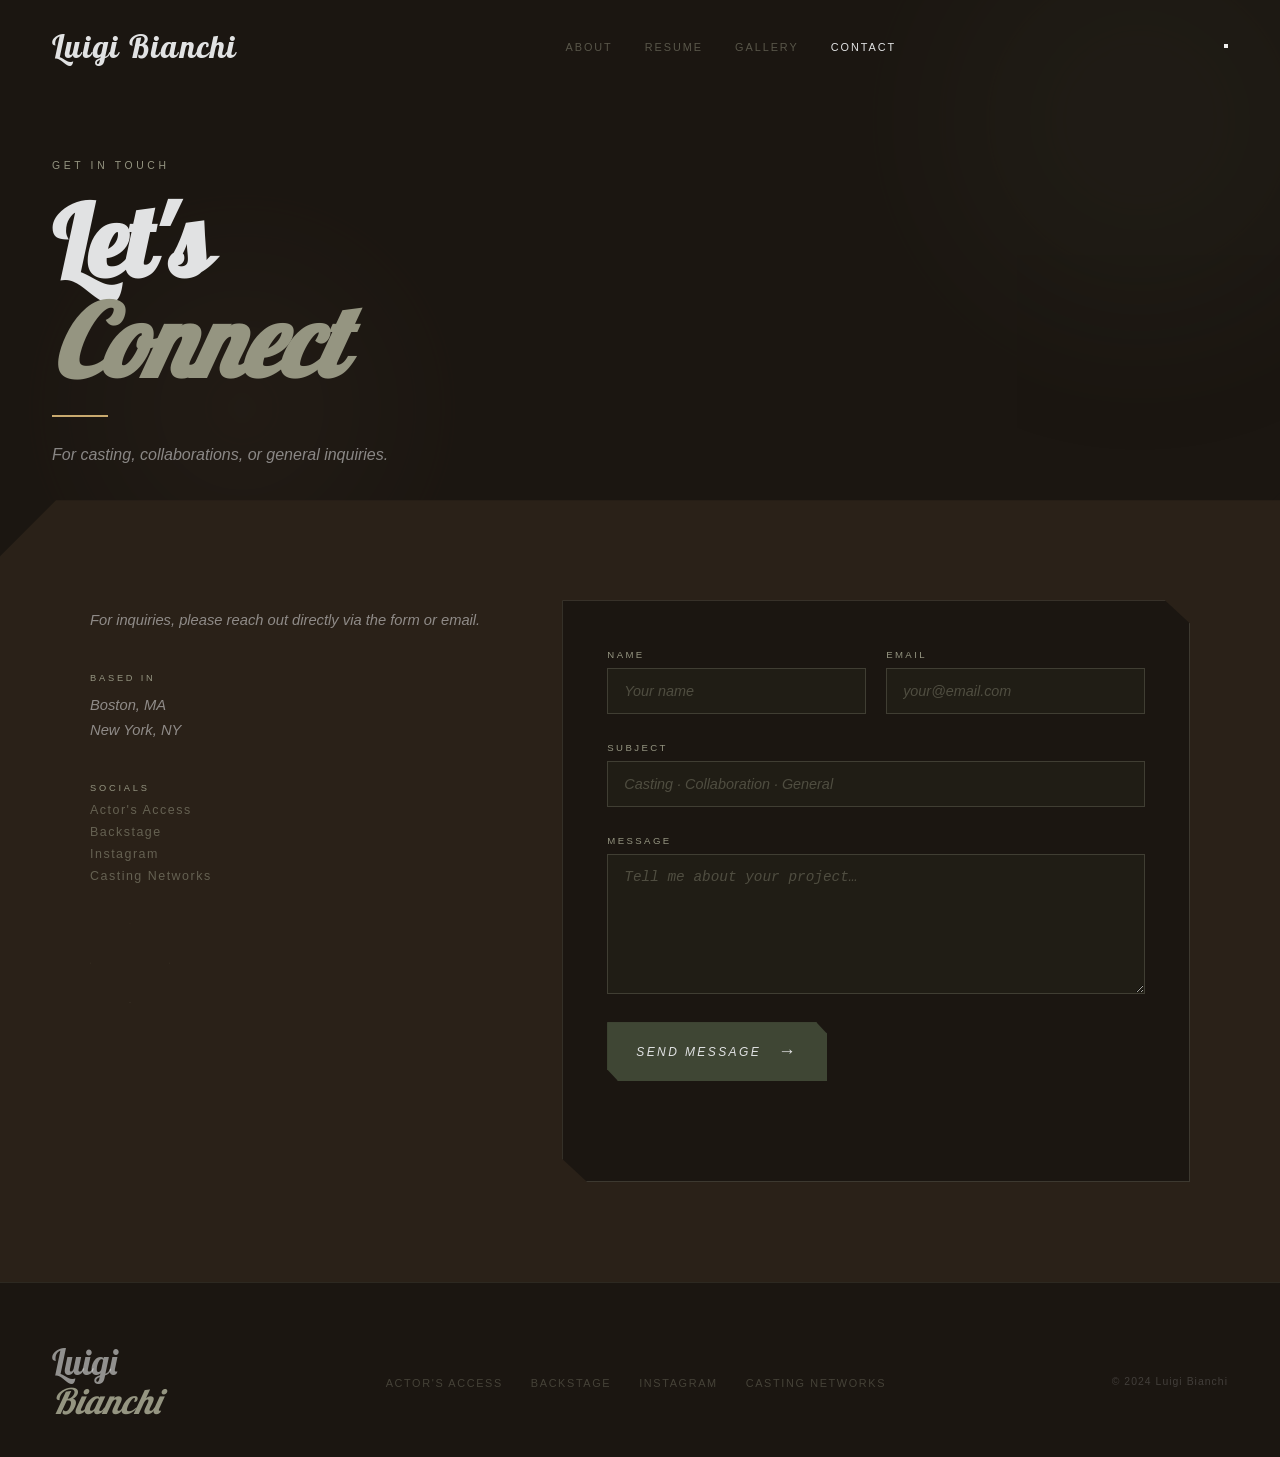
<file: contact.html>
<!DOCTYPE html>
<html lang="en">
<head>
  <meta charset="UTF-8"/>
  <meta name="viewport" content="width=device-width, initial-scale=1.0"/>
  <title>Contact — Luigi Bianchi</title>
  <link rel="preconnect" href="https://fonts.googleapis.com">
  <style>
    @import url('https://fonts.googleapis.com/css2?family=Lobster&family=Playfair+Display:ital,wght@0,400..900;1,400..900&display=swap');
  </style>
  <link rel="stylesheet" href="css/contact.css"/>
</head>
<body>

<!-- NAV -->
<nav id="navbar">
  <span class="brand">Luigi Bianchi</span>

  <ul class="nav-links" id="nav-menu">
    <li><a href="/index.html">About</a></li>
    <li><a href="src/lbresume.pdf">Resume</a></li>
    <li><a href="/gallery.html">Gallery</a></li>
    <li><a href="/contact.html" class="nav-active">Contact</a></li>
  </ul>

  <button class="nav-toggle" id="nav-toggle" aria-label="Open navigation menu" aria-expanded="false" aria-controls="nav-menu">
    <span></span>
    <span></span>
    <span></span>
  </button>
</nav>

<!-- HEADER -->
<div id="contact-header-portal">
  <div class="orb orb-1"></div>
  <div class="orb orb-2"></div>
  <div class="contact-header-inner">
    <span class="eyebrow">Get In Touch</span>
    <h1 class="contact-title">Let's<br/><em>Connect</em></h1>
    <div class="title-rule"></div>
    <p class="contact-subtitle">For casting, collaborations, or general inquiries.</p>
  </div>
</div>

<!-- CONTACT FORM PORTAL -->
<div id="contact-form-portal">
  <div class="contact-grid">

    <!-- LEFT: info -->
    <div class="contact-info">
      <div class="info-block reveal">
        <p class="info-text">For inquiries, please reach out directly via the form or email.</p>
      </div>
      <div class="info-block reveal">
        <span class="info-label">Based In</span>
        <p class="info-text">Boston, MA</p>
        <p class="info-text">New York, NY</p>
      </div>
      <div class="info-block reveal">
        <span class="info-label">Socials</span>
        <div class="social-links">
          <a class="social-link" href="https://resumes.actorsaccess.com/luigibianchi">Actor's Access</a>
          <a class="social-link" href="https://www.backstage.com/tal/luigi-bianchi/">Backstage</a>
          <a class="social-link" href="https://www.instagram.com/ctm.luigi/">Instagram</a>
          <a class="social-link" href="https://app.castingnetworks.com/talent/profile/250967826">Casting Networks</a>
        </div>
      </div>
      <div class="geo-accent"></div>
    </div>

    <!-- RIGHT: form -->
    <div class="contact-form-wrap reveal">
      <form
        action="https://formspree.io/f/maqaodqa"
        method="POST"
        class="contact-form"
        id="contact-form"
      >
        <div class="form-row">
          <div class="form-group">
            <label for="name">Name</label>
            <input type="text" id="name" name="name" placeholder="Your name" required />
          </div>
          <div class="form-group">
            <label for="email">Email</label>
            <input type="email" id="email" name="email" placeholder="your@email.com" required />
          </div>
        </div>

        <div class="form-group">
          <label for="subject">Subject</label>
          <input type="text" id="subject" name="subject" placeholder="Casting · Collaboration · General" />
        </div>

        <div class="form-group">
          <label for="message">Message</label>
          <textarea id="message" name="message" rows="6" placeholder="Tell me about your project…" required></textarea>
        </div>

        <!-- Honeypot for spam -->
        <input type="text" name="_gotcha" style="display:none"/>

        <button type="submit" class="submit-btn">
          <span class="submit-label">Send Message</span>
          <span class="submit-arrow">→</span>
        </button>

        <div class="form-status" id="form-status" aria-live="polite"></div>
      </form>
    </div>

  </div>
</div>

<!-- FOOTER -->
<footer id="footer-portal">
  <div class="footer-inner">
    <div class="footer-name">Luigi<br/><em>Bianchi</em></div>
    <ul class="footer-links">
      <li><a href="https://resumes.actorsaccess.com/luigibianchi">Actor's Access</a></li>
      <li><a href="https://www.backstage.com/tal/luigi-bianchi/">Backstage</a></li>
      <li><a href="https://www.instagram.com/ctm.luigi/">Instagram</a></li>
      <li><a href="https://app.castingnetworks.com/talent/profile/250967826">Casting Networks</a></li>
    </ul>
    <div class="footer-copy">© 2024 Luigi Bianchi</div>
  </div>
</footer>

<script src="js/nav.js"></script>
<script>
  // Scroll reveal
  const obs = new IntersectionObserver(entries => {
    entries.forEach(e => {
      if (e.isIntersecting) { e.target.classList.add('visible'); obs.unobserve(e.target); }
    });
  }, { threshold: 0.1 });
  document.querySelectorAll('.reveal').forEach(el => obs.observe(el));

  // Formspree AJAX
  const form   = document.getElementById('contact-form');
  const status = document.getElementById('form-status');

  if (form) {
    form.addEventListener('submit', async (e) => {
      e.preventDefault();
      const btn = form.querySelector('.submit-btn');
      btn.disabled = true;
      btn.querySelector('.submit-label').textContent = 'Sending…';

      try {
        const res = await fetch(form.action, {
          method: 'POST',
          body:   new FormData(form),
          headers: { 'Accept': 'application/json' }
        });

        if (res.ok) {
          status.className = 'form-status success';
          status.textContent = 'Message sent — I\'ll be in touch soon.';
          form.reset();
        } else {
          throw new Error();
        }
      } catch {
        status.className = 'form-status error';
        status.textContent = 'Something went wrong. Please try again or email directly.';
      } finally {
        btn.disabled = false;
        btn.querySelector('.submit-label').textContent = 'Send Message';
      }
    });
  }
</script>
</body>
</html>
</file>
<file: css/contact.css>
@import url('https://fonts.googleapis.com/css2?family=Lobster:ital,wght@0,400..900;1,400..900&display=swap');

/* ── Variables ────────────────────────────────────────── */
:root {
  --ink:        #1B1611;
  --ink-soft:   #2a2118;
  --forest:     #3F4634;
  --moss:       #413324;
  --sage:       #584738;
  --fern:       #959581;
  --mist:       #c2c3be;
  --cream:      #E1E2E3;
  --gold:       #C8A96E;

  --text-main:  #E1E2E3;
  --text-muted: rgba(225, 226, 227, 0.55);
  --text-dim:   rgba(149, 149, 129, 0.4);
  --border:     rgba(149, 149, 129, 0.15);
  --border-mid: rgba(149, 149, 129, 0.28);
}

/* ── Reset ────────────────────────────────────────────── */
*, *::before, *::after { box-sizing: border-box; margin: 0; padding: 0; }
html { scroll-behavior: smooth; }

body {
  font-weight: 400;
  background:  var(--ink);
  color:       var(--text-main);
  overflow-x:  hidden;
  font-family: Arial, Helvetica, sans-serif;
}

/* ── NAV ──────────────────────────────────────────────── */
#navbar {
  position:        fixed;
  top: 0; left: 0; right: 0;
  z-index:         100;
  display:         flex;
  align-items:     center;
  justify-content: space-between;
  padding:         26px 52px;
  transition:      all 0.4s;
}
#navbar.solid {
  background:      rgba(27, 22, 17, 0.95);
  backdrop-filter: blur(14px);
  padding:         16px 52px;
  border-bottom:   1px solid var(--border);
}
.brand {
  font-family:    'Lobster', serif;
  font-size:      2rem;
  color:          var(--cream);
  letter-spacing: 0.04em;
  text-decoration: none;
}
.nav-links { display: flex; gap: 32px; list-style: none; }
.nav-links a {
  font-size:       0.68rem;
  letter-spacing:  0.18em;
  text-transform:  uppercase;
  color:           rgba(149, 149, 129, 0.5);
  text-decoration: none;
  transition:      color 0.3s;
}
.nav-links a:hover,
.nav-links a.nav-active { color: var(--cream); }

/* ── ORBs ─────────────────────────────────────────────── */
.orb {
  position:       absolute;
  border-radius:  50%;
  pointer-events: none;
  filter:         blur(80px);
  opacity:        0.12;
}
.orb-1 { width: 400px; height: 400px; background: #3F4634; top: -80px; right: -60px; }
.orb-2 { width: 280px; height: 280px; background: #584738; bottom: 0;  left: 8%; }

/* ── CONTACT HEADER ───────────────────────────────────── */
#contact-header-portal {
  position:    relative;
  padding:     160px 52px 80px;
  background:  var(--ink);
  overflow:    hidden;
  clip-path:   polygon(0 0, 100% 0, 100% calc(100% - 56px), calc(100% - 56px) 100%, 0 100%);
  margin-bottom: -48px;
}

.contact-header-inner {
  position:  relative;
  z-index:   1;
  max-width: 700px;
}

.eyebrow {
  display:        block;
  font-size:      0.65rem;
  letter-spacing: 0.35em;
  text-transform: uppercase;
  color:          var(--fern);
  margin-bottom:  20px;
}

.contact-title {
  font-family:    'Lobster', serif;
  font-size:      clamp(52px, 8vw, 100px);
  line-height:    1.0;
  color:          var(--cream);
  letter-spacing: -0.01em;
}
.contact-title em { color: var(--fern); font-style: italic; }

.title-rule {
  width:      56px;
  height:     2px;
  background: var(--gold);
  margin:     24px 0;
}

.contact-subtitle {
  font-size:   1rem;
  font-style:  italic;
  color:       var(--text-muted);
  line-height: 1.7;
}

/* ── FORM PORTAL ──────────────────────────────────────── */
#contact-form-portal {
  background:  var(--ink-soft);
  padding:     100px 52px 100px;
  position:    relative;
  clip-path:   polygon(56px 0, 100% 0, 100% 100%, 0 100%, 0 56px);
}

.contact-grid {
  display:               grid;
  grid-template-columns: 1fr 1.6fr;
  gap:                   80px;
  align-items:           start;
  max-width:             1100px;
  margin:                0 auto;
}

/* ── INFO COLUMN ──────────────────────────────────────── */
.contact-info {
  padding-top: 8px;
  position:    relative;
}

.info-block {
  margin-bottom: 40px;
}

.info-label {
  display:        block;
  font-size:      0.58rem;
  letter-spacing: 0.3em;
  text-transform: uppercase;
  color:          var(--fern);
  margin-bottom:  10px;
}

.info-text {
  font-size:   0.92rem;
  font-style:  italic;
  color:       var(--text-muted);
  line-height: 1.7;
}

.social-links {
  display:        flex;
  flex-direction: column;
  gap:            8px;
  margin-top:     4px;
}
.social-link {
  font-size:       0.78rem;
  letter-spacing:  0.12em;
  color:           rgba(149, 149, 129, 0.55);
  text-decoration: none;
  transition:      color 0.25s;
}
.social-link:hover { color: var(--cream); }

.geo-accent {
  width:      80px;
  height:     80px;
  border:     1px solid var(--border-mid);
  clip-path:  polygon(50% 0%, 100% 50%, 50% 100%, 0% 50%);
  margin-top: 40px;
  opacity:    0.35;
}

/* ── FORM ─────────────────────────────────────────────── */
.contact-form-wrap {
  background: var(--ink);
  border:     1px solid var(--border-mid);
  padding:    48px 44px;
  clip-path:  polygon(0 0, 96% 0, 100% 4%, 100% 100%, 4% 100%, 0 96%);
}

.contact-form { display: flex; flex-direction: column; gap: 28px; }

.form-row {
  display: grid;
  grid-template-columns: 1fr 1fr;
  gap: 20px;
}

.form-group {
  display:        flex;
  flex-direction: column;
  gap:            8px;
}

label {
  font-size:      0.6rem;
  letter-spacing: 0.25em;
  text-transform: uppercase;
  color:          var(--fern);
}

input,
textarea {
  background:  rgba(63, 70, 52, 0.15);
  border:      1px solid var(--border-mid);
  color:       var(--cream);
  font-size:   0.9rem;
  font-style:  italic;
  padding:     14px 16px;
  outline:     none;
  transition:  border-color 0.25s, background 0.25s;
  width:       100%;
  /* Sharp corners — matching site aesthetic */
  border-radius: 0;
}
input::placeholder,
textarea::placeholder { color: var(--text-dim); font-style: italic; }

input:focus,
textarea:focus {
  border-color: var(--sage);
  background:   rgba(63, 70, 52, 0.25);
}

textarea { resize: vertical; min-height: 140px; }

/* ── SUBMIT BUTTON ────────────────────────────────────── */
.submit-btn {
  display:         flex;
  align-items:     center;
  justify-content: space-between;
  gap:             16px;
  padding:         18px 28px;
  background:      var(--forest);
  border:          1px solid var(--forest);
  color:           var(--cream);
  font-size:       0.75rem;
  font-style:      italic;
  letter-spacing:  0.2em;
  text-transform:  uppercase;
  cursor:          pointer;
  transition:      background 0.25s, border-color 0.25s, transform 0.15s;
  clip-path:       polygon(0 0, 95% 0, 100% 20%, 100% 100%, 5% 100%, 0 80%);
  align-self:      flex-start;
  min-width:       220px;
}
.submit-btn:hover:not(:disabled) {
  background:    var(--sage);
  border-color:  var(--sage);
}
.submit-btn:active:not(:disabled) { transform: translateY(1px); }
.submit-btn:disabled { opacity: 0.55; cursor: not-allowed; }

.submit-arrow {
  font-style:  normal;
  font-size:   1.1rem;
  transition:  transform 0.25s;
}
.submit-btn:hover:not(:disabled) .submit-arrow { transform: translateX(4px); }

/* ── FORM STATUS ──────────────────────────────────────── */
.form-status {
  font-size:   0.82rem;
  font-style:  italic;
  line-height: 1.5;
  padding:     12px 0 0;
  min-height:  24px;
}
.form-status.success { color: #8ab58a; }
.form-status.error   { color: #c88a7a; }

/* ── REVEAL ───────────────────────────────────────────── */
.reveal {
  opacity:    0;
  transform:  translateY(24px);
  transition: opacity 0.65s ease, transform 0.65s ease;
}
.reveal.visible { opacity: 1; transform: none; }

/* ── FOOTER ───────────────────────────────────────────── */
#footer-portal {
  background:  var(--ink);
  border-top:  1px solid var(--border);
  padding:     60px 52px 36px;
}
.footer-inner {
  display:         flex;
  align-items:     center;
  justify-content: space-between;
  flex-wrap:       wrap;
  gap:             32px;
}
.footer-name {
  font-family: 'Lobster', serif;
  font-size:   2.2rem;
  line-height: 1.1;
  color:       rgba(225, 226, 227, 0.6);
}
.footer-name em { color: var(--fern); font-style: italic; }
.footer-links { display: flex; gap: 28px; list-style: none; }
.footer-links a {
  font-size:       0.68rem;
  letter-spacing:  0.15em;
  text-transform:  uppercase;
  color:           rgba(149, 149, 129, 0.35);
  text-decoration: none;
  transition:      color 0.25s;
}
.footer-links a:hover { color: var(--cream); }
.footer-copy {
  font-size:      0.65rem;
  letter-spacing: 0.1em;
  color:          rgba(225, 226, 227, 0.2);
}

/* ── RESPONSIVE ───────────────────────────────────────── */
@media (max-width: 860px) {
  .contact-grid { grid-template-columns: 1fr; gap: 48px; }
  .contact-info { display: flex; flex-wrap: wrap; gap: 32px; }
  .info-block   { margin-bottom: 0; flex: 1 1 160px; }
  .geo-accent   { display: none; }
}

@media (max-width: 600px) {
  #navbar            { padding: 20px 24px; }
  #navbar.solid      { padding: 14px 24px; }
  #contact-header-portal,
  #contact-form-portal,
  #footer-portal     { padding-left: 24px; padding-right: 24px; }
  .contact-form-wrap { padding: 32px 24px; }
  .form-row          { grid-template-columns: 1fr; }
  .footer-inner      { flex-direction: column; align-items: flex-start; }
  #contact-header-portal,
  #contact-form-portal { clip-path: none; margin-bottom: 0; }
}
</file>
